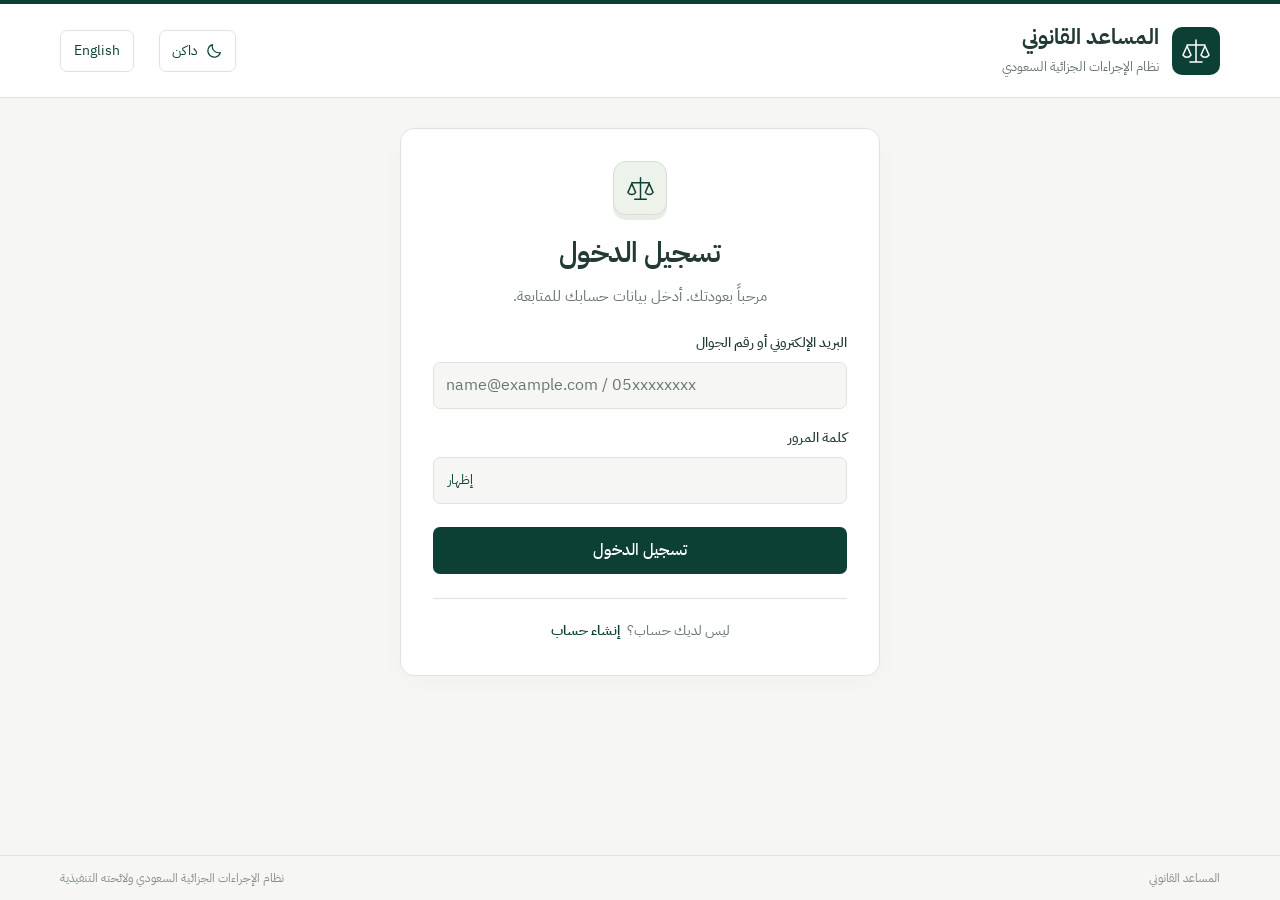
<file: web/index.html>
<!doctype html>
<html lang="ar" dir="rtl">
<head>
<meta charset="utf-8"><meta name="viewport" content="width=device-width, initial-scale=1">
<title>تسجيل الدخول | المساعد القانوني</title>
<meta name="description" content="استفسر عن نظام الإجراءات الجزائية السعودي ولائحته التنفيذية من خلال المساعد القانوني.">
<link rel="icon" type="image/svg+xml" href="data:image/svg+xml,%3Csvg xmlns='http://www.w3.org/2000/svg' viewBox='0 0 32 32'%3E%3Crect width='32' height='32' rx='7' fill='%230d4035'/%3E%3Cpath d='M16 7v18M8 11h16M7 12l-3 7h6zm18 0-3 7h6zM10 25h12' fill='none' stroke='%23ffffff' stroke-width='1.5'/%3E%3C/svg%3E">
<script>
// Apply the saved theme before rendering to avoid a light flash.
try { if (localStorage.getItem("legal-assistant-theme") === "dark") document.documentElement.dataset.theme = "dark"; } catch {}
</script>
<link rel="stylesheet" href="style.css"><script src="session.js"></script><script src="auth.js" defer></script>
</head>
<body class="auth-page" data-auth-mode="login">
<svg class="svg-defs" xmlns="http://www.w3.org/2000/svg" aria-hidden="true"><defs><symbol id="scales" viewBox="0 0 32 32"><path d="M16 5v22M7 10h18M7 11l-4 9c2 3 6 3 8 0l-4-9Zm18 0-4 9c2 3 6 3 8 0l-4-9ZM10 27h12"/></symbol><symbol id="arrow" viewBox="0 0 24 24"><path d="m14 6-6 6 6 6M8 12h12"/></symbol></defs></svg>
<header class="header"><div class="header-inner"><a class="brand" href="./" aria-label="المساعد القانوني، الصفحة الرئيسية"><span class="brand-icon"><svg><use href="#scales"/></svg></span><span><strong>المساعد القانوني</strong><small>نظام الإجراءات الجزائية السعودي</small></span></a><div class="header-end"><button id="theme-toggle" class="theme-toggle" type="button" aria-label="الوضع الداكن" aria-pressed="false"><svg class="moon-icon" viewBox="0 0 24 24" aria-hidden="true"><path d="M20.5 14A8.5 8.5 0 0 1 10 3.5 8.5 8.5 0 1 0 20.5 14Z"/></svg><svg class="sun-icon" viewBox="0 0 24 24" aria-hidden="true"><circle cx="12" cy="12" r="4"/><path d="M12 2v2m0 16v2M2 12h2m16 0h2M5 5l1.5 1.5m11 11L19 19M5 19l1.5-1.5m11-11L19 5"/></svg><span>داكن</span></button><button id="language-toggle" class="language-toggle" type="button" lang="en" aria-label="Switch to English">English</button></div></div></header>
<main class="auth-main">
<section class="auth-card" aria-labelledby="auth-title">
<div class="auth-heading"><div class="welcome-mark"><svg aria-hidden="true"><use href="#scales"/></svg></div><h1 id="auth-title" data-copy="title">تسجيل الدخول</h1><p data-copy="subtitle">مرحباً بعودتك. أدخل بيانات حسابك للمتابعة.</p></div>
<form id="auth-form" novalidate>
<div class="auth-field"><label for="identifier" data-copy="identifier">البريد الإلكتروني أو رقم الجوال</label><input id="identifier" name="identifier" type="text" autocomplete="username" autocapitalize="none" spellcheck="false" maxlength="254" required dir="ltr" placeholder="name@example.com / 05xxxxxxxx" aria-describedby="identifier-error"><span class="field-error" id="identifier-error"></span></div><div class="auth-field"><label for="password" data-copy="password">كلمة المرور</label><div class="password-field"><input id="password" name="password" type="password" autocomplete="current-password"  maxlength="128" required aria-describedby="password-error"><button type="button" class="password-toggle" data-password="password" aria-controls="password" aria-pressed="false">إظهار</button></div><span class="field-error" id="password-error"></span></div>
<p id="auth-feedback" class="auth-feedback" role="status" hidden></p>
<button type="submit" class="auth-submit" data-copy="submit">تسجيل الدخول</button>
</form>
<p class="auth-switch"><span data-copy="switchPrompt">ليس لديك حساب؟</span> <a href="register.html" data-copy="switchLink">إنشاء حساب</a></p>
</section>
</main>
<footer class="footer"><span data-copy="brand">المساعد القانوني</span><span data-copy="law">نظام الإجراءات الجزائية السعودي ولائحته التنفيذية</span></footer>
</body></html>
</file>
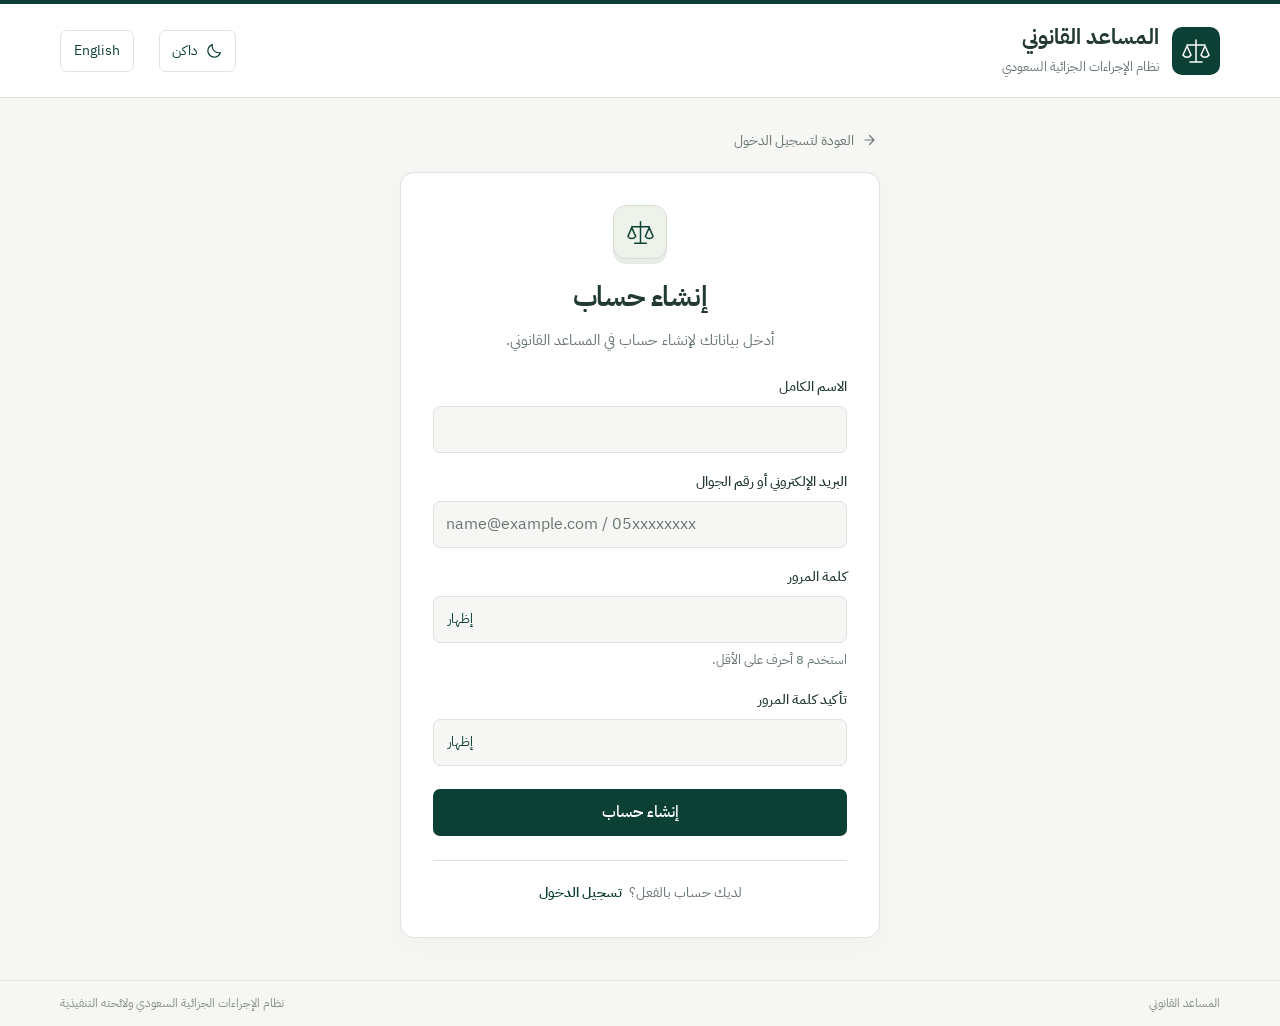
<file: web/register.html>
<!doctype html>
<html lang="ar" dir="rtl">
<head>
<meta charset="utf-8"><meta name="viewport" content="width=device-width, initial-scale=1">
<title>إنشاء حساب | المساعد القانوني</title>
<meta name="description" content="استفسر عن نظام الإجراءات الجزائية السعودي ولائحته التنفيذية من خلال المساعد القانوني.">
<link rel="icon" type="image/svg+xml" href="data:image/svg+xml,%3Csvg xmlns='http://www.w3.org/2000/svg' viewBox='0 0 32 32'%3E%3Crect width='32' height='32' rx='7' fill='%230d4035'/%3E%3Cpath d='M16 7v18M8 11h16M7 12l-3 7h6zm18 0-3 7h6zM10 25h12' fill='none' stroke='%23ffffff' stroke-width='1.5'/%3E%3C/svg%3E">
<script>
// Apply the saved theme before rendering to avoid a light flash.
try { if (localStorage.getItem("legal-assistant-theme") === "dark") document.documentElement.dataset.theme = "dark"; } catch {}
</script>
<link rel="stylesheet" href="style.css"><script src="session.js"></script><script src="auth.js" defer></script>
</head>
<body class="auth-page" data-auth-mode="register">
<svg class="svg-defs" xmlns="http://www.w3.org/2000/svg" aria-hidden="true"><defs><symbol id="scales" viewBox="0 0 32 32"><path d="M16 5v22M7 10h18M7 11l-4 9c2 3 6 3 8 0l-4-9Zm18 0-4 9c2 3 6 3 8 0l-4-9ZM10 27h12"/></symbol><symbol id="arrow" viewBox="0 0 24 24"><path d="m14 6-6 6 6 6M8 12h12"/></symbol></defs></svg>
<header class="header"><div class="header-inner"><a class="brand" href="./" aria-label="المساعد القانوني، الصفحة الرئيسية"><span class="brand-icon"><svg><use href="#scales"/></svg></span><span><strong>المساعد القانوني</strong><small>نظام الإجراءات الجزائية السعودي</small></span></a><div class="header-end"><button id="theme-toggle" class="theme-toggle" type="button" aria-label="الوضع الداكن" aria-pressed="false"><svg class="moon-icon" viewBox="0 0 24 24" aria-hidden="true"><path d="M20.5 14A8.5 8.5 0 0 1 10 3.5 8.5 8.5 0 1 0 20.5 14Z"/></svg><svg class="sun-icon" viewBox="0 0 24 24" aria-hidden="true"><circle cx="12" cy="12" r="4"/><path d="M12 2v2m0 16v2M2 12h2m16 0h2M5 5l1.5 1.5m11 11L19 19M5 19l1.5-1.5m11-11L19 5"/></svg><span>داكن</span></button><button id="language-toggle" class="language-toggle" type="button" lang="en" aria-label="Switch to English">English</button></div></div></header>
<main class="auth-main">
<a class="back-link" href="index.html"><svg aria-hidden="true"><use href="#arrow"/></svg><span data-copy="back">العودة لتسجيل الدخول</span></a>
<section class="auth-card" aria-labelledby="auth-title">
<div class="auth-heading"><div class="welcome-mark"><svg aria-hidden="true"><use href="#scales"/></svg></div><h1 id="auth-title" data-copy="title">إنشاء حساب</h1><p data-copy="subtitle">أدخل بياناتك لإنشاء حساب في المساعد القانوني.</p></div>
<form id="auth-form" novalidate>
<div class="auth-field"><label for="name" data-copy="name">الاسم الكامل</label><input id="name" name="name" type="text" autocomplete="name" maxlength="100" required dir="auto"><span class="field-error" id="name-error"></span></div><div class="auth-field"><label for="identifier" data-copy="identifier">البريد الإلكتروني أو رقم الجوال</label><input id="identifier" name="identifier" type="text" autocomplete="username" autocapitalize="none" spellcheck="false" maxlength="254" required dir="ltr" placeholder="name@example.com / 05xxxxxxxx" aria-describedby="identifier-error"><span class="field-error" id="identifier-error"></span></div><div class="auth-field"><label for="password" data-copy="password">كلمة المرور</label><div class="password-field"><input id="password" name="password" type="password" autocomplete="new-password" minlength="8" maxlength="128" required aria-describedby="password-hint password-error"><button type="button" class="password-toggle" data-password="password" aria-controls="password" aria-pressed="false">إظهار</button></div><small id="password-hint" data-copy="passwordHint">استخدم 8 أحرف على الأقل.</small><span class="field-error" id="password-error"></span></div><div class="auth-field"><label for="confirm-password" data-copy="confirm">تأكيد كلمة المرور</label><div class="password-field"><input id="confirm-password" name="confirm-password" type="password" autocomplete="new-password" maxlength="128" required aria-describedby="confirm-password-error"><button type="button" class="password-toggle" data-password="confirm-password" aria-controls="confirm-password" aria-pressed="false">إظهار</button></div><span class="field-error" id="confirm-password-error"></span></div>
<p id="auth-feedback" class="auth-feedback" role="status" hidden></p>
<button type="submit" class="auth-submit" data-copy="submit">إنشاء حساب</button>
</form>
<p class="auth-switch"><span data-copy="switchPrompt">لديك حساب بالفعل؟</span> <a href="index.html" data-copy="switchLink">تسجيل الدخول</a></p>
</section>
</main>
<footer class="footer"><span data-copy="brand">المساعد القانوني</span><span data-copy="law">نظام الإجراءات الجزائية السعودي ولائحته التنفيذية</span></footer>
</body></html>
</file>
<file: web/style.css>
@import url('https://fonts.googleapis.com/css2?family=IBM+Plex+Sans+Arabic:wght@400;450;500;600;700&display=swap');

:root{
--primary:#0d4035;
--primary-hover:#185a49;
--background:#f6f7f5;
--surface:#fff;
--text:#233a34;
--muted:#68766f;
--border:#dde4de;
--space:24px;
--gold:#a88746
}

*{box-sizing:border-box}

body{
margin:0;
background:var(--background);
color:var(--text);
font-family:'IBM Plex Sans Arabic',Tahoma,Arial,sans-serif;
font-size:16px;
line-height:1.7;
min-height:100vh;
min-height:100dvh;
display:flex;
flex-direction:column
}

button,textarea{font:inherit}

button,a,textarea{
-webkit-tap-highlight-color:transparent
}

button{cursor:pointer}

svg{
width:24px;
height:24px;
fill:none;
stroke:currentColor;
stroke-width:1.5;
stroke-linecap:round;
stroke-linejoin:round
}

.svg-defs{
position:absolute;
width:0;
height:0
}


/* =========================================================
   Header
   ========================================================= */

.header{
background:var(--surface);
border-top:4px solid var(--primary);
border-bottom:1px solid var(--border)
}

.header-inner{
max-width:1240px;
margin:auto;
padding:19px 40px;
display:flex;
align-items:center;
justify-content:space-between;
gap:20px
}

.brand{
display:flex;
gap:13px;
align-items:center;
text-decoration:none;
color:var(--text)
}

.brand-icon{
width:48px;
height:48px;
background:var(--primary);
border-radius:10px;
display:grid;
place-items:center;
color:#fff
}

.brand-icon svg{
width:32px;
height:32px
}

.brand strong{
display:block;
font-size:21px;
line-height:1.4
}

.brand small{
display:block;
color:var(--muted);
font-size:13px;
margin-top:4px
}

.header-end{
display:flex;
align-items:center;
gap:25px;
font-size:14px
}

.scope{color:var(--muted)}

.status{
display:flex;
align-items:center;
gap:8px;
border:1px solid var(--border);
padding:5px 13px;
border-radius:30px;
background:#f9fbf9;
color:var(--primary);
white-space:nowrap
}

.status i{
width:6px;
height:6px;
border-radius:50%;
background:currentColor
}

.status.error{
color:#964d39
}


/* =========================================================
   Workspace
   ========================================================= */

.workspace{
width:min(100% - 64px,1000px);
margin:auto;
flex:1;
display:flex;
flex-direction:column;
min-height:0
}

.section-label{
display:flex;
justify-content:space-between;
margin:22px 0 0;
font-size:13px;
color:var(--muted)
}

.label-note{
color:#849088
}

.conversation-scroll{
flex:1;
min-height:220px
}


/* =========================================================
   Welcome
   ========================================================= */

.welcome{
max-width:800px;
margin:auto;
text-align:center;
padding:34px 0 15px
}

.welcome-mark{
display:grid;
place-items:center;
margin:0 auto 19px;
width:67px;
height:67px;
border:1px solid #d6dfd6;
border-radius:18px;
background:#edf2eb;
color:var(--primary);
box-shadow:0 5px 0 #e8ece6
}

.welcome-mark svg{
width:39px;
height:39px
}

.eyebrow{
font-size:13px;
color:var(--gold)
}

h1{
font-size:clamp(25px,3vw,35px);
font-weight:500;
line-height:1.65;
margin:9px 0 5px;
letter-spacing:-.6px
}

h1 span{
color:var(--primary);
font-weight:600
}

.welcome>p{
color:var(--muted);
margin:0;
font-size:16px
}


/* =========================================================
   Suggestions
   ========================================================= */

.suggestions-heading{
display:flex;
justify-content:space-between;
font-size:14px;
margin:29px 0 12px;
text-align:right
}

.suggestions-heading span:last-child{
font-size:13px;
color:var(--muted)
}

.suggestions{
display:grid;
grid-template-columns:1fr 1fr;
gap:12px
}

.suggestion{
position:relative;
text-align:right;
background:var(--surface);
border:1px solid var(--border);
border-radius:10px;
padding:17px 20px 19px 46px;
color:var(--text);
transition:border-color .2s,transform .2s,box-shadow .2s
}

.suggestion:hover{
border-color:#8aa997;
transform:translateY(-2px);
box-shadow:0 4px 15px #15352b08
}

.question-category{
font-size:12px;
color:var(--muted);
display:block;
margin-bottom:5px
}

.question{
font-size:16px;
display:block
}

.suggestion svg{
position:absolute;
left:17px;
bottom:22px;
width:18px;
color:var(--primary)
}

.source-note{
display:flex;
align-items:center;
justify-content:center;
gap:12px;
color:#7a857d;
font-size:12px;
margin-top:23px
}

.source-line{
width:30px;
height:1px;
background:#ccd5ca
}


/* =========================================================
   Composer
   ========================================================= */

.composer-region{
padding:21px 0 0;
margin-top:auto
}

.composer{
background:var(--surface);
border:1px solid #bdcdc3;
border-radius:12px;
padding:16px 18px 12px;
box-shadow:0 4px 22px #163b2f06
}

.composer:focus-within{
border-color:var(--primary);
box-shadow:0 0 0 3px #0d40350a
}

textarea{
display:block;
width:100%;
resize:none;
min-height:36px;
max-height:155px;
border:0;
outline:0;
background:transparent;
color:var(--text);
line-height:1.7;
padding:0 2px
}

textarea::placeholder{
color:#849087
}

.composer-bottom{
display:flex;
align-items:center;
justify-content:space-between;
gap:15px;
margin-top:10px
}

.composer-bottom>span{
font-size:12px;
color:#7e8a81
}

.hint-divider{
padding:0 8px
}

.send{
display:flex;
align-items:center;
gap:17px;
background:var(--primary);
color:#fff;
border:0;
border-radius:7px;
padding:7px 18px;
min-height:42px;
font-size:14px
}

.send:hover:not(:disabled){
background:var(--primary-hover)
}

.send:disabled{
opacity:.45;
cursor:default
}

.send svg{
width:19px
}

.disclaimer{
display:flex;
align-items:center;
justify-content:center;
gap:6px;
font-size:12px;
color:var(--muted);
margin:12px 0 19px;
text-align:center
}

.disclaimer svg{
flex:none;
width:15px;
height:15px
}


/* =========================================================
   Footer
   ========================================================= */

.footer{
border-top:1px solid var(--border);
display:flex;
justify-content:space-between;
gap:15px;
padding:12px max(32px,calc((100vw - 1160px)/2));
color:#859086;
font-size:12px
}


/* =========================================================
   Messages
   ========================================================= */

.messages{
padding:25px 0 0
}

.message{
margin-bottom:24px;
animation:appear .25s ease;
overflow-wrap:anywhere
}

.message-label{
font-size:13px;
color:var(--muted);
display:flex;
align-items:center;
gap:8px;
margin-bottom:8px
}

.message-label svg{
width:20px;
height:20px;
color:var(--primary)
}

.message.user{
max-width:82%;
margin-left:auto
}

.message.user .message-body{
white-space:pre-wrap;
background:var(--primary);
color:#fff;
border-radius:10px 2px 10px 10px;
padding:14px 20px;
display:inline-block
}

.message.assistant{
max-width:94%;
margin-right:auto
}

.message.assistant .message-body{
background:#fff;
border:1px solid var(--border);
border-radius:2px 10px 10px 10px;
padding:20px 24px;
font-size:17px;
line-height:1.95
}

.message-body p{
margin:0 0 12px;
white-space:pre-wrap
}

.message-body p:last-child{
margin-bottom:0
}

.message-body h2,
.message-body h3,
.message-body h4{
font-size:19px;
color:var(--primary);
margin:14px 0 8px
}

.message-body ul,
.message-body ol{
padding-inline-start:26px;
margin:10px 0
}

.message-body strong{
font-weight:600
}

.message.error .message-body{
background:#fff8f4;
border-color:#e9d4c6
}

.retry{
border:1px solid #cab9ad;
border-radius:6px;
color:var(--primary);
background:#fff;
padding:6px 14px;
margin-top:12px
}

.loading .message-body{
color:var(--muted)
}

.dots{
display:inline-flex;
gap:4px;
margin-inline-start:12px
}

.dots i{
width:5px;
height:5px;
border-radius:50%;
background:var(--primary);
animation:pulse 1.2s infinite
}

.dots i:nth-child(2){
animation-delay:.2s
}

.dots i:nth-child(3){
animation-delay:.4s
}


/* =========================================================
   Shared Helpers
   ========================================================= */

[hidden]{
display:none!important
}

:focus-visible{
outline:3px solid #b29759;
outline-offset:4px
}

.sr-only{
position:absolute;
width:1px;
height:1px;
overflow:hidden;
clip:rect(0,0,0,0);
white-space:nowrap
}


@keyframes pulse{
50%{
opacity:.25;
transform:translateY(-3px)
}
}

@keyframes appear{
from{
opacity:0;
transform:translateY(6px)
}
to{
opacity:1;
transform:none
}
}


/* =========================================================
   Desktop Scroll
   ========================================================= */

@media(min-width:760px) and (min-height:720px){

body{
height:100dvh
}

.conversation-scroll{
overflow-y:auto;
scrollbar-width:thin;
scrollbar-color:#cbd5cc transparent;
padding:0 8px
}

.workspace{
overflow:hidden
}

.welcome{
padding-top:38px
}

.composer-region{
flex:none
}

}


/* =========================================================
   Original Mobile Layout
   ========================================================= */

@media(max-width:640px){

.header-inner{
padding:15px 18px
}

.brand-icon{
width:40px;
height:40px
}

.brand strong{
font-size:18px
}

.brand small{
font-size:12px
}

.scope,
.label-note{
display:none
}

.status{
font-size:12px;
padding:4px 8px
}

.header-end{
gap:0
}

.workspace{
width:calc(100% - 30px)
}

.section-label{
margin-top:16px
}

.welcome{
padding-top:28px
}

.eyebrow{
font-size:12px
}

h1{
font-size:27px
}

.welcome>p{
font-size:15px;
max-width:340px;
margin:auto
}

.suggestions{
grid-template-columns:1fr;
gap:9px
}

.suggestion{
padding:12px 16px 13px 40px
}

.question-category{
margin:0
}

.suggestions-heading{
margin-top:24px
}

.source-note{
display:none
}

.composer-region{
position:sticky;
bottom:0;
background:var(--background);
padding-top:12px
}

.composer{
padding:12px
}

.composer-bottom>span{
font-size:11px
}

.disclaimer{
font-size:11px;
margin:9px 5px 12px
}

.footer{
padding:12px 18px
}

.footer span:last-child{
display:none
}

.message.assistant{
max-width:100%
}

.message.assistant .message-body{
padding:16px;
font-size:16px
}

.message.user{
max-width:90%
}

}


/* =========================================================
   Arabic / English
   ========================================================= */

/* Mirror directional details while retaining the existing visual design. */

.language-toggle{
background:var(--surface);
color:var(--primary);
border:1px solid var(--border);
border-radius:7px;
padding:7px 13px;
min-height:42px;
font-size:14px;
white-space:nowrap
}

.language-toggle:hover{
background:#edf2eb;
border-color:#8aa997
}

#welcome-title .welcome-prefix{
font-weight:500;
color:var(--text)
}

[dir="ltr"] .suggestion,
[dir="ltr"] .suggestions-heading{
text-align:left
}

[dir="ltr"] .suggestion{
padding:17px 46px 19px 20px
}

[dir="ltr"] .suggestion svg{
left:auto;
right:17px;
transform:rotate(180deg)
}

[dir="ltr"] .send svg{
transform:rotate(180deg)
}

[dir="ltr"] .message.user{
margin-left:0;
margin-right:auto
}

[dir="ltr"] .message.assistant{
margin-right:0;
margin-left:auto
}

[dir="ltr"] .message.user .message-body{
border-radius:2px 10px 10px 10px
}

[dir="ltr"] .message.assistant .message-body{
border-radius:10px 2px 10px 10px
}

.message-body{
text-align:start
}

@media(max-width:900px){

.scope{
display:none
}

.header-end{
gap:10px
}

}

@media(max-width:640px){

.header-inner{
flex-wrap:wrap;
gap:10px
}

.header-end{
margin-inline-start:auto
}

.language-toggle{
padding:6px 10px
}

.brand{
min-width:0
}

.brand small{
max-width:205px
}

[dir="ltr"] .suggestion{
padding:12px 40px 13px 16px
}

[dir="ltr"] .suggestions-heading{
gap:12px
}

[dir="ltr"] .composer-bottom>span{
max-width:205px
}

[dir="ltr"] h1{
font-size:26px
}

}


/* =========================================================
   ORIGINAL DARK MODE
   ========================================================= */

/* Theme tokens and color-only overrides preserve spacing and layout. */

:root{
color-scheme:light
}

.theme-toggle{
display:inline-flex;
align-items:center;
justify-content:center;
gap:7px;
background:var(--surface);
color:var(--primary);
border:1px solid var(--border);
border-radius:7px;
min-height:42px;
padding:7px 12px;
font-size:14px;
white-space:nowrap
}

.theme-toggle svg{
width:18px;
height:18px
}

.theme-toggle:hover{
background:#edf2eb;
border-color:#8aa997
}

.theme-toggle .sun-icon{
display:none
}


/* These are the ORIGINAL dark colors. */

:root[data-theme="dark"]{
color-scheme:dark;
--primary:#86d6b2;
--primary-hover:#a5e5c7;
--background:#101916;
--surface:#18251f;
--text:#e6eee9;
--muted:#a6b9ad;
--border:#35473d;
--gold:#d6bb80
}

[data-theme="dark"] .theme-toggle .moon-icon{
display:none
}

[data-theme="dark"] .theme-toggle .sun-icon{
display:block
}

[data-theme="dark"] .brand-icon,
[data-theme="dark"] .send,
[data-theme="dark"] .message.user .message-body{
color:#102b20
}

[data-theme="dark"] .status{
background:#1c2e25
}

[data-theme="dark"] .status.error{
color:#f1b49d
}

[data-theme="dark"] .welcome-mark{
background:#20382b;
border-color:#3d5947;
box-shadow:0 5px 0 #14251b
}

[data-theme="dark"] .label-note,
[data-theme="dark"] .source-note,
[data-theme="dark"] .composer-bottom>span,
[data-theme="dark"] .footer{
color:var(--muted)
}

[data-theme="dark"] .source-line{
background:var(--border)
}

[data-theme="dark"] .composer{
border-color:#4e6a59;
box-shadow:0 4px 22px #0002
}

[data-theme="dark"] .composer:focus-within{
border-color:var(--primary);
box-shadow:0 0 0 3px #86d6b21a
}

[data-theme="dark"] textarea::placeholder{
color:var(--muted)
}

[data-theme="dark"] .message.assistant .message-body{
background:var(--surface)
}

[data-theme="dark"] .message.error .message-body{
background:#34271f;
border-color:#70513c
}

[data-theme="dark"] .retry{
background:var(--surface);
border-color:#80614b
}

[data-theme="dark"] .language-toggle:hover,
[data-theme="dark"] .theme-toggle:hover{
background:#263d30;
border-color:#86b297
}

[data-theme="dark"] .suggestion:hover{
border-color:#86b297;
box-shadow:0 4px 15px #0002
}

[data-theme="dark"] .conversation-scroll{
scrollbar-color:#496653 transparent
}

[data-theme="dark"] :focus-visible{
outline-color:#e2c788
}

@media(max-width:1100px){

.scope{
display:none
}

.header-end{
gap:10px
}

}


/* =========================================================
   ORIGINAL ACCOUNT / AUTH STYLES
   ========================================================= */

.account-link{
color:var(--primary);
font-size:14px;
font-weight:600;
text-decoration:none;
white-space:nowrap;
padding:8px 4px
}

.account-link:hover,
.auth-switch a:hover,
.back-link:hover{
text-decoration:underline
}

.header-end{
flex-wrap:wrap
}

.auth-page{
height:auto;
min-height:100dvh
}

.auth-main{
width:min(100% - 32px,480px);
margin:30px auto 42px;
flex:1
}

.back-link{
display:inline-flex;
align-items:center;
gap:8px;
color:var(--muted);
text-decoration:none;
font-size:14px;
margin-bottom:20px
}

.back-link svg{
width:18px;
transform:rotate(180deg)
}

[dir="ltr"] .back-link svg{
transform:none
}

.auth-card{
padding:32px;
background:var(--surface);
border:1px solid var(--border);
border-radius:14px;
box-shadow:0 8px 28px #10291e06
}

.auth-heading{
text-align:center;
margin-bottom:22px
}

.auth-heading .welcome-mark{
width:54px;
height:54px;
margin-bottom:15px;
border-radius:13px
}

.auth-heading .welcome-mark svg{
width:31px;
height:31px
}

.auth-heading h1{
font-size:28px;
font-weight:600;
margin:0 0 7px
}

.auth-heading p{
font-size:15px;
color:var(--muted);
margin:0
}

.auth-notice{
background:var(--background);
border:1px solid var(--border);
border-radius:8px;
padding:10px 13px;
color:var(--muted);
font-size:13px;
margin:0 0 22px
}

.auth-field{
margin-bottom:17px
}

.auth-field label{
display:block;
font-size:14px;
font-weight:500;
margin-bottom:7px
}

.auth-field input{
width:100%;
min-width:0;
background:var(--background);
color:var(--text);
font:inherit;
font-size:16px;
border:1px solid var(--border);
border-radius:7px;
min-height:46px;
padding:9px 12px
}

.auth-field input:focus{
outline:2px solid var(--primary);
outline-offset:2px
}

.auth-field input[aria-invalid="true"]{
border-color:#b2523f
}

.auth-field input::placeholder{
color:var(--muted)
}

.auth-field small{
display:block;
margin-top:6px;
color:var(--muted);
font-size:13px
}

.password-field{
position:relative
}

.password-field input{
padding-inline-end:76px
}

.password-toggle{
position:absolute;
inset-inline-end:6px;
top:5px;
min-height:36px;
padding:5px 9px;
color:var(--primary);
background:transparent;
border:0;
border-radius:4px;
font-size:13px
}

.field-error{
display:block;
color:#a44232;
font-size:13px;
margin-top:5px
}

.field-error:empty{
display:none
}

.auth-submit{
display:block;
width:100%;
min-height:46px;
margin-top:23px;
padding:10px 18px;
border:0;
border-radius:7px;
background:var(--primary);
color:#fff;
font:inherit;
font-weight:500
}

.auth-submit:hover{
background:var(--primary-hover)
}

.auth-feedback{
padding:12px;
border-radius:7px;
background:var(--background);
border:1px solid var(--border);
color:var(--text);
font-size:14px
}

.auth-switch{
text-align:center;
font-size:14px;
color:var(--muted);
margin:24px 0 0;
padding-top:20px;
border-top:1px solid var(--border)
}

.auth-switch a{
color:var(--primary);
font-weight:600;
text-decoration:none;
margin-inline-start:4px
}

[data-theme="dark"] .auth-submit{
color:#102b20
}

[data-theme="dark"] .field-error{
color:#f2b4a3
}

[data-theme="dark"] .auth-field input[aria-invalid="true"]{
border-color:#f2b4a3
}

@media(max-width:640px){

.auth-main{
margin-top:20px
}

.auth-card{
padding:24px 20px
}

.auth-heading h1{
font-size:26px
}

.auth-page .header-inner{
align-items:center
}

.auth-page .header-end{
flex-wrap:nowrap
}

}

button.account-link{
font-family:inherit;
background:transparent;
border:0;
cursor:pointer
}

.auth-submit:disabled{
opacity:.6;
cursor:wait
}

.auth-field input[readonly]{
opacity:.8
}

.auth-feedback{
white-space:pre-wrap;
overflow-wrap:anywhere
}


/* =========================================================
   NEW: MENU BUTTON
   ========================================================= */

.menu-toggle{
width:42px;
height:42px;
display:grid;
place-items:center;
background:var(--surface);
color:var(--primary);
border:1px solid var(--border);
border-radius:7px;
padding:0
}

.menu-toggle:hover{
background:#edf2eb;
border-color:#8aa997
}

.menu-toggle svg{
width:21px;
height:21px
}


/* =========================================================
   NEW: MENU OVERLAY
   ========================================================= */

.menu-overlay{
position:fixed;
inset:0;
z-index:998;
background:#0006
}


/* =========================================================
   NEW: SIDE MENU
   ========================================================= */

.side-menu{
position:fixed;
top:0;
bottom:0;
left:0;
z-index:999;
width:min(360px,88vw);
display:flex;
flex-direction:column;
background:var(--surface);
border-inline-end:1px solid var(--border);
box-shadow:12px 0 35px #0002;
transform:translateX(-100%);
transition:transform .25s ease
}

.side-menu.open{
transform:translateX(0)
}

.side-menu-header{
display:flex;
align-items:center;
justify-content:space-between;
gap:15px;
padding:24px 22px;
border-bottom:1px solid var(--border)
}

.side-menu-header strong{
display:block;
font-size:18px
}

.side-menu-header span{
display:block;
margin-top:3px;
color:var(--muted);
font-size:13px
}

.menu-close{
width:38px;
height:38px;
flex:none;
display:grid;
place-items:center;
color:var(--muted);
background:transparent;
border:0;
border-radius:7px;
padding:0
}

.menu-close:hover{
color:var(--primary);
background:var(--background)
}

.menu-close svg{
width:20px;
height:20px
}

.side-menu-nav{
padding:16px;
overflow-y:auto;
flex:1
}

.side-menu-item{
width:100%;
display:flex;
align-items:center;
gap:12px;
text-align:start;
color:var(--text);
background:transparent;
border:0;
border-radius:8px;
padding:12px 13px;
margin-bottom:4px
}

.side-menu-item:hover{
background:var(--background)
}

.side-menu-item svg{
width:20px;
height:20px;
flex:none;
color:var(--primary)
}


/* =========================================================
   NEW: HISTORY INSIDE SIDE MENU
   ========================================================= */

.history-section{
margin-top:15px;
padding-top:16px;
border-top:1px solid var(--border)
}

.history-title{
display:flex;
align-items:center;
gap:9px;
padding:0 13px 10px;
color:var(--muted);
font-size:13px;
font-weight:600
}

.history-title svg{
width:17px;
height:17px
}

.history-list{
display:flex;
flex-direction:column;
gap:3px
}

.history-item{
width:100%;
overflow:hidden;
text-overflow:ellipsis;
white-space:nowrap;
text-align:start;
color:var(--text);
background:transparent;
border:0;
border-radius:7px;
padding:10px 13px;
font-size:14px
}

.history-item:hover{
background:var(--background)
}

.history-item.active{
color:var(--primary);
background:var(--background);
font-weight:600
}

.history-empty{
color:var(--muted);
font-size:13px;
padding:8px 13px;
margin:0
}

.logout-menu-item{
margin:12px 16px 20px;
width:calc(100% - 32px);
border-top:1px solid var(--border);
border-radius:0;
padding-top:16px;
color:#a44232
}

.logout-menu-item svg{
color:currentColor
}


/* =========================================================
   NEW: ACCOUNT SETTINGS MODAL
   ========================================================= */

.account-modal{
position:fixed;
inset:0;
z-index:1100;
display:grid;
place-items:center;
padding:20px;
background:#0007
}

.account-modal-card{
width:min(100%,440px);
padding:25px;
background:var(--surface);
border:1px solid var(--border);
border-radius:14px;
box-shadow:0 20px 60px #0003
}

.account-modal-header{
display:flex;
align-items:flex-start;
justify-content:space-between;
gap:20px;
margin-bottom:23px
}

.account-modal-header h2{
margin:0;
font-size:22px;
color:var(--text)
}

.account-modal-header p{
margin:5px 0 0;
color:var(--muted);
font-size:14px
}

#account-form label{
display:block;
margin-bottom:7px;
font-size:14px;
font-weight:500
}

#account-name{
width:100%;
min-height:46px;
padding:9px 12px;
color:var(--text);
background:var(--background);
border:1px solid var(--border);
border-radius:7px;
font:inherit
}

#account-name:focus{
outline:2px solid var(--primary);
outline-offset:2px
}

.account-save{
width:100%;
min-height:45px;
margin-top:18px;
padding:9px 15px;
color:#fff;
background:var(--primary);
border:0;
border-radius:7px;
font:inherit
}

.account-save:hover{
background:var(--primary-hover)
}

.account-save:disabled{
opacity:.6;
cursor:wait
}

.account-message{
margin:10px 0 0;
font-size:13px;
color:var(--primary)
}

.account-message.error{
color:#a44232
}


/* =========================================================
   NEW COMPONENTS + ORIGINAL DARK MODE
   ========================================================= */

[data-theme="dark"] .menu-toggle:hover{
background:#263d30;
border-color:#86b297
}

[data-theme="dark"] .side-menu{
background:var(--surface);
border-color:var(--border);
box-shadow:12px 0 35px #0006
}

[data-theme="dark"] .side-menu-header{
border-color:var(--border)
}

[data-theme="dark"] .menu-close:hover{
background:#263d30
}

[data-theme="dark"] .side-menu-item:hover,
[data-theme="dark"] .history-item:hover,
[data-theme="dark"] .history-item.active{
background:#263d30
}

[data-theme="dark"] .history-section{
border-color:var(--border)
}

[data-theme="dark"] .account-modal-card{
background:var(--surface);
border-color:var(--border)
}

[data-theme="dark"] #account-name{
background:var(--background);
border-color:var(--border);
color:var(--text)
}

[data-theme="dark"] .account-save{
color:#102b20
}

[data-theme="dark"] .account-message.error,
[data-theme="dark"] .logout-menu-item{
color:#f2b4a3
}


/* =========================================================
   Side Menu Direction
   Arabic = left
   English = right
   ========================================================= */

[dir="ltr"] .side-menu{
left:auto;
right:0;
transform:translateX(100%);
border-inline-end:0;
border-inline-start:1px solid var(--border);
box-shadow:-12px 0 35px #0002
}

[dir="ltr"] .side-menu.open{
transform:translateX(0)
}

[data-theme="dark"][dir="ltr"] .side-menu{
box-shadow:-12px 0 35px #0006
}


/* =========================================================
   New Components Mobile
   ========================================================= */

@media(max-width:640px){

.menu-toggle{
width:39px;
height:39px
}

.side-menu{
width:min(330px,90vw)
}

.account-modal-card{
padding:21px
}

}


/* =========================================================
   Reduced Motion
   ========================================================= */

@media(prefers-reduced-motion:reduce){

*,
*:before,
*:after{
animation:none!important;
transition:none!important;
scroll-behavior:auto!important
}

}
</file>
